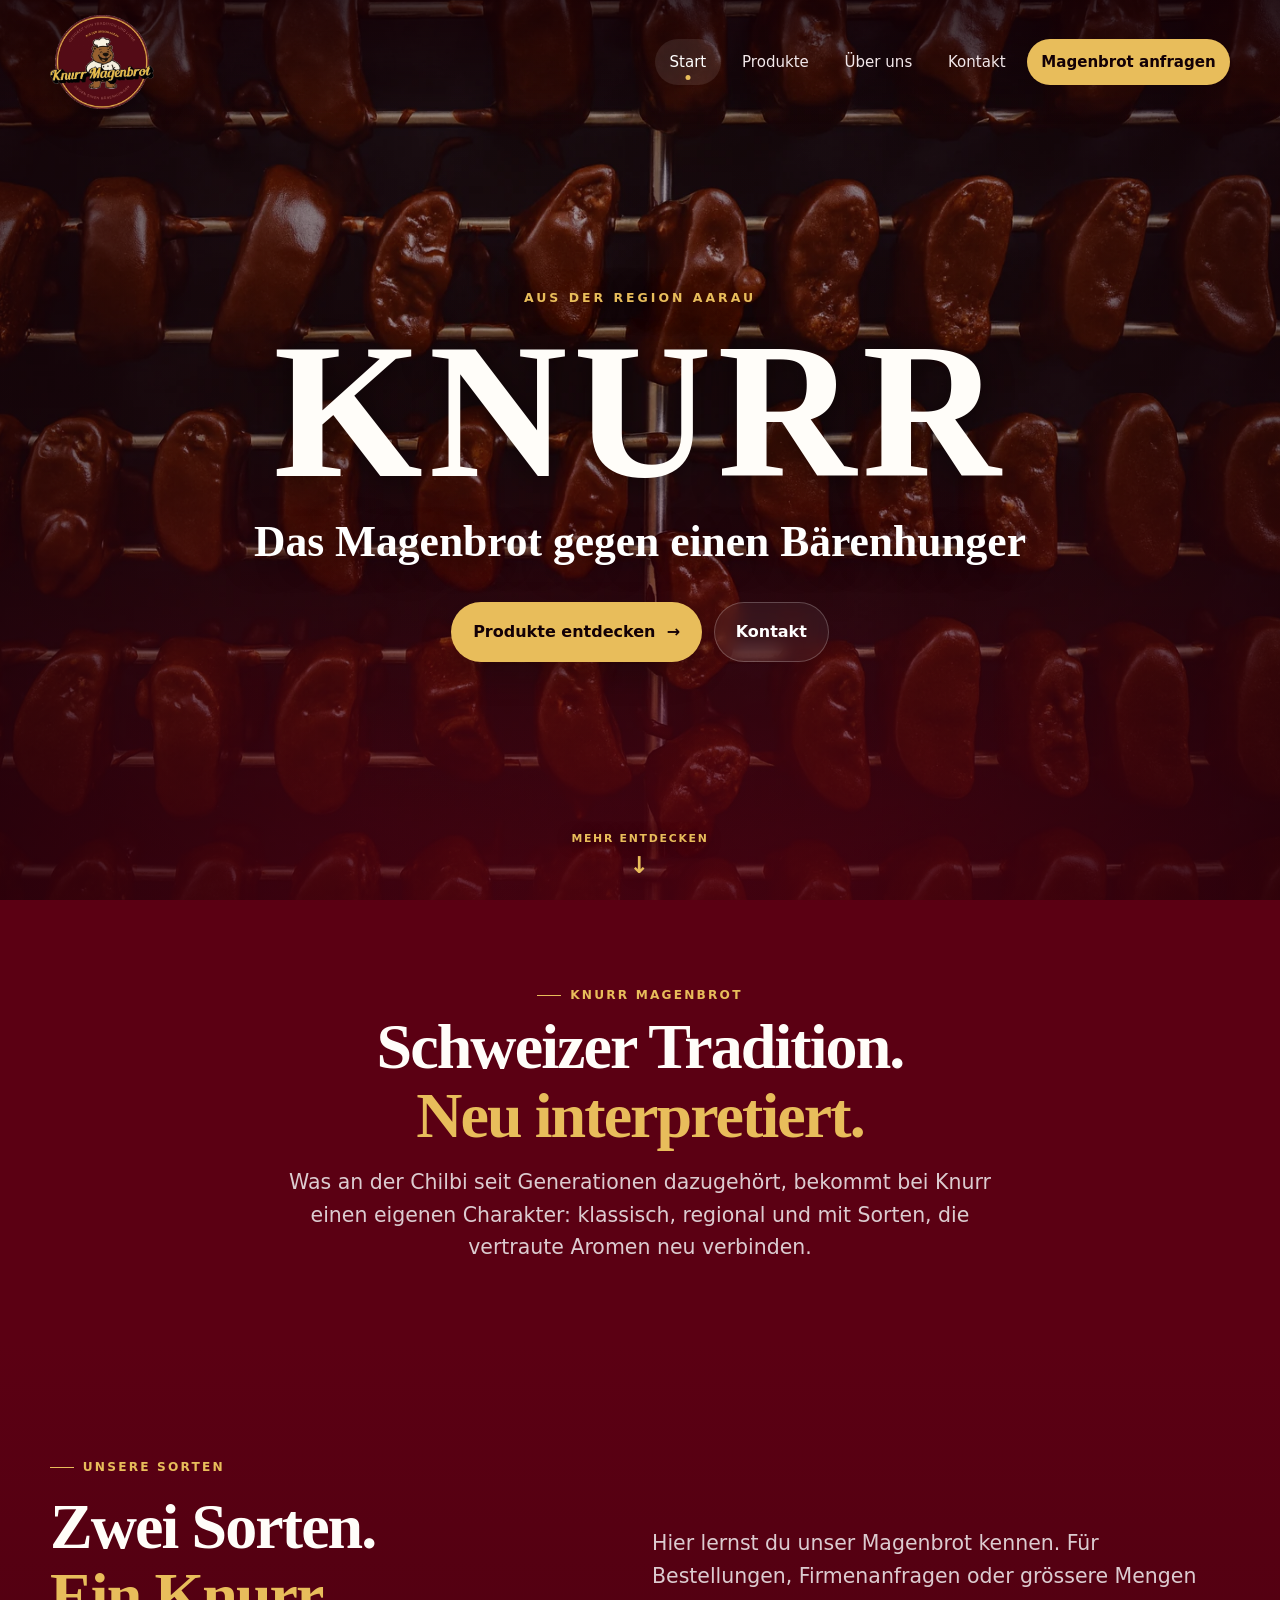
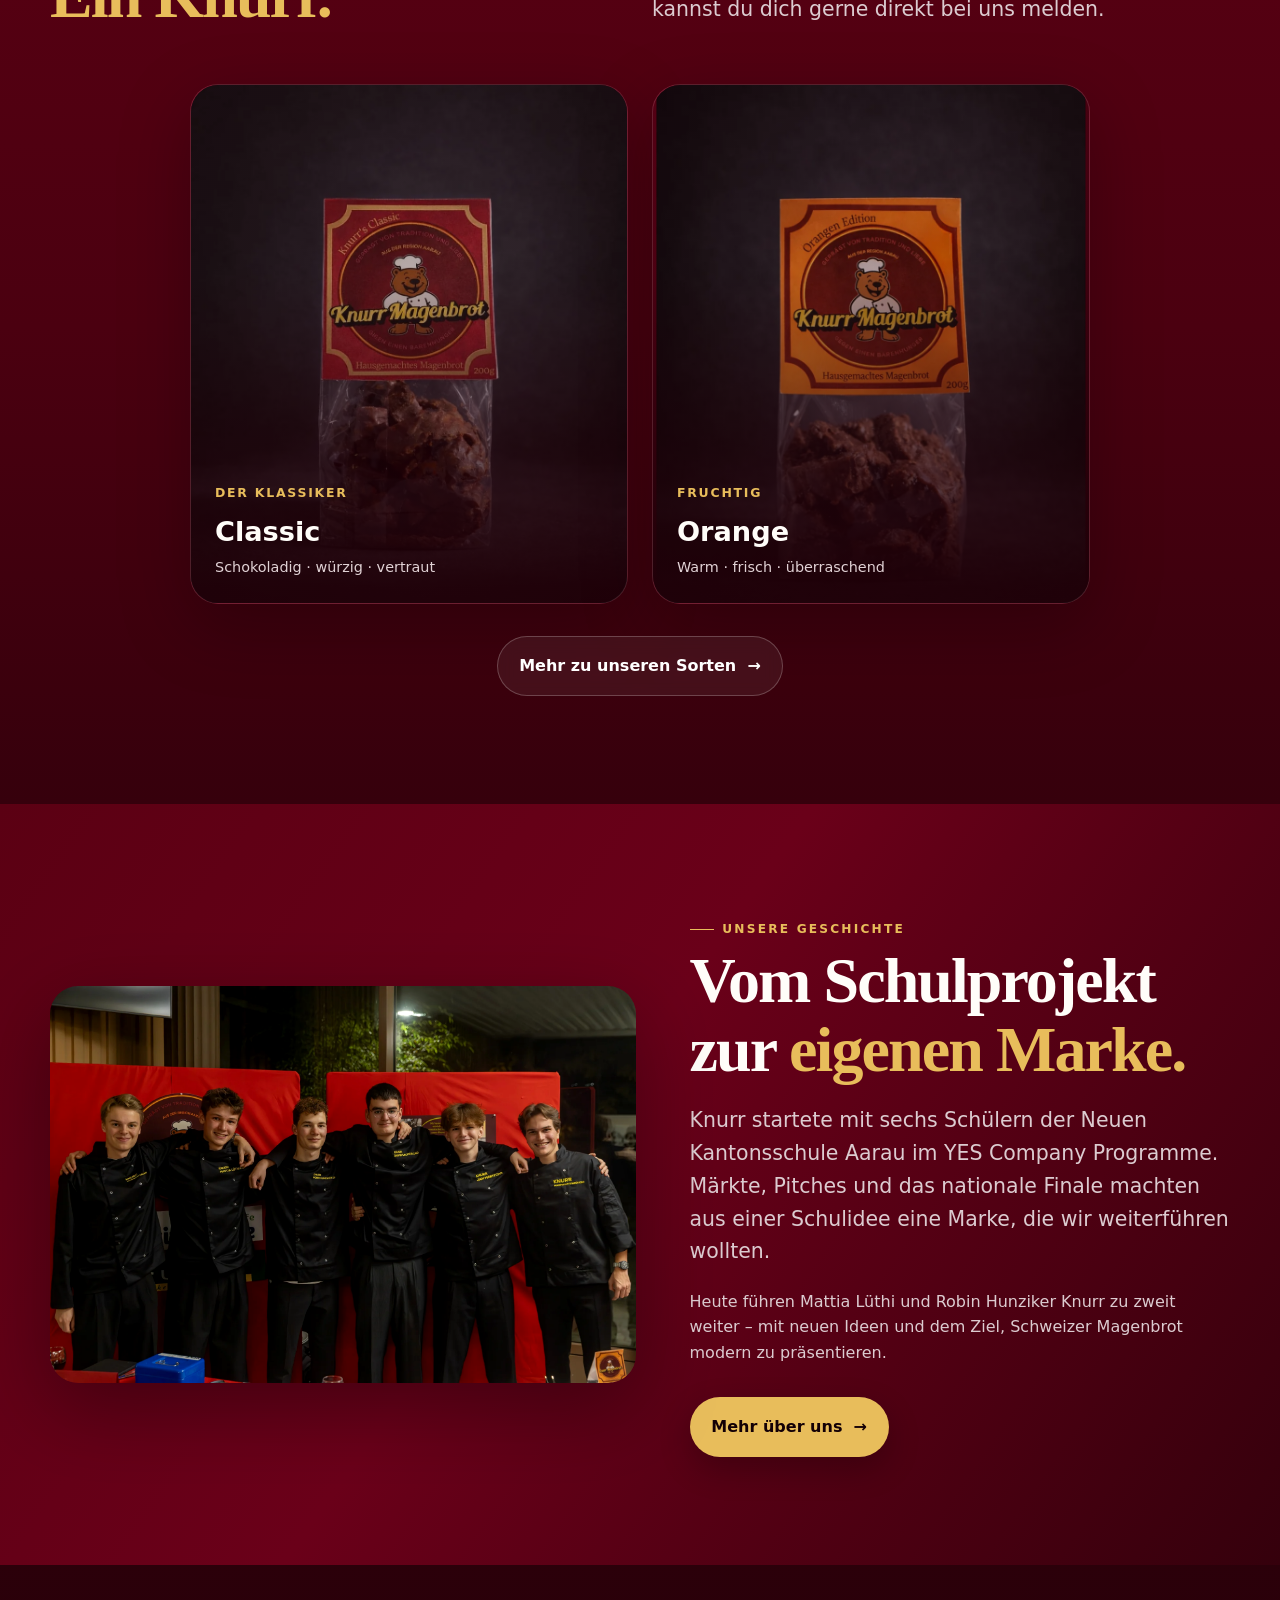
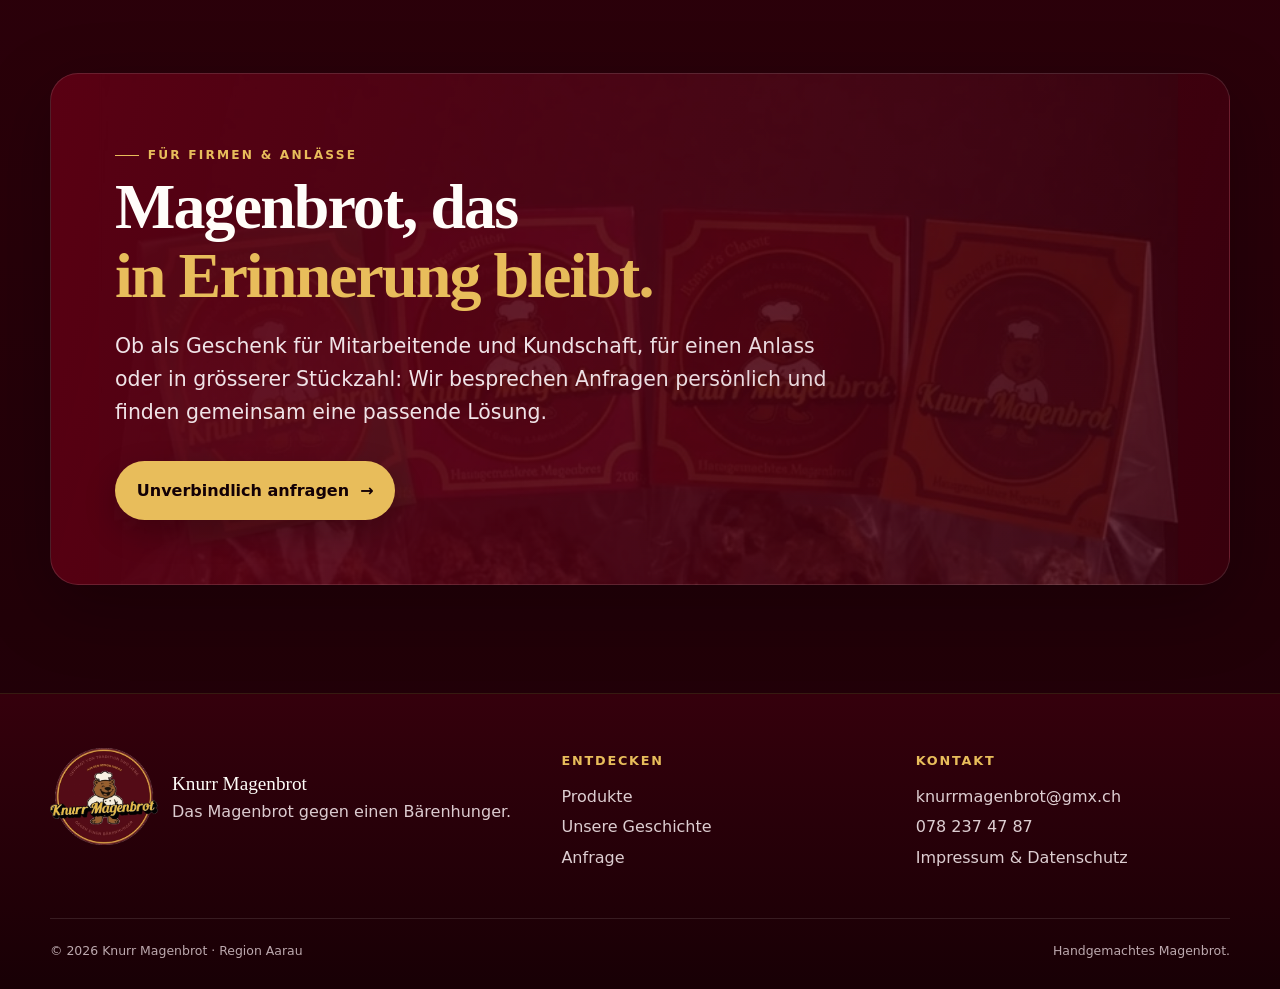
<file: index.html>
<!doctype html>
<html lang="de">
<head>
  <meta charset="utf-8">
  <meta name="viewport" content="width=device-width,initial-scale=1">
  <meta name="theme-color" content="#5b0013">
  <meta name="description" content="Knurr Magenbrot aus der Region Aarau – das Magenbrot gegen einen Bärenhunger. Entdecke Classic und Orange.">

  <title>Knurr Magenbrot | Gegen einen Bärenhunger</title>

  <link rel="icon" href="assets/img/bear.webp">
  <link rel="stylesheet" href="assets/css/styles.css">
</head>

<body data-page="home">

<a class="skip-link" href="#main">Zum Inhalt</a>

<header class="site-header">
  <div class="container nav">

    <a class="brand" href="index.html" aria-label="Knurr Magenbrot – Startseite">
      <img class="brand-logo" src="assets/img/logo-transparent.webp" alt="Knurr Magenbrot">
    </a>

    <button class="menu-btn" aria-label="Navigation öffnen" aria-expanded="false">
      <span></span>
    </button>

    <nav class="nav-links" aria-label="Hauptnavigation">
      <a href="index.html" data-nav="home">Start</a>
      <a href="produkte.html" data-nav="products">Produkte</a>
      <a href="ueber-uns.html" data-nav="about">Über uns</a>
      <a href="kontakt.html" data-nav="contact">Kontakt</a>
      <a class="nav-cta" href="kontakt.html#anfrage">Magenbrot anfragen</a>
    </nav>

  </div>
</header>


<main id="main">

  <!-- TITELBILD -->
  <section class="hero hero-simple">

    <div class="hero-backdrop" aria-hidden="true"></div>

    <div class="container hero-center reveal">

      <p class="hero-region">
        Aus der Region Aarau
      </p>

      <h1 class="hero-brand">
        KNURR
      </h1>

      <p class="hero-tagline">
        Das Magenbrot gegen einen Bärenhunger
      </p>

      <div class="actions hero-actions">

        <a class="btn btn-primary" href="produkte.html">
          Produkte entdecken
          <span class="arrow">→</span>
        </a>

        <a class="btn btn-ghost" href="kontakt.html#anfrage">
          Kontakt
        </a>

      </div>

    </div>

    <a class="scroll-cue" href="#entdecken" aria-label="Mehr Inhalte entdecken">
      <span>Mehr entdecken</span>
      <span class="scroll-arrow" aria-hidden="true">↓</span>
    </a>

  </section>


  <!-- INTRO -->
  <section id="entdecken" class="section-sm intro-strip">

    <div class="container intro-centered reveal">

      <span class="eyebrow">
        Knurr Magenbrot
      </span>

      <h2 class="h2">
        Schweizer Tradition.<br>
        <span class="gold">Neu interpretiert.</span>
      </h2>

      <p class="lead">
        Was an der Chilbi seit Generationen dazugehört, bekommt bei Knurr
        einen eigenen Charakter: klassisch, regional und mit Sorten,
        die vertraute Aromen neu verbinden.
      </p>

    </div>

  </section>


  <!-- PRODUKTE -->
  <section class="section product-section">

    <div class="container">

      <span class="eyebrow reveal">
        Unsere Sorten
      </span>

      <div class="grid-2 section-heading" style="align-items:end">

        <h2 class="h2 reveal">
          Zwei Sorten.<br>
          <span class="gold">Ein Knurr.</span>
        </h2>

        <p class="lead reveal">
          Hier lernst du unser Magenbrot kennen. Für Bestellungen,
          Firmenanfragen oder grössere Mengen kannst du dich gerne
          direkt bei uns melden.
        </p>

      </div>


      <div class="product-preview">

        <a class="panel product-mini reveal" data-tilt href="produkte.html#classic">

          <img
            src="assets/img/classic_photo.webp"
            alt="Knurr's Classic Magenbrot"
          >

          <span class="flavour">
            Der Klassiker
          </span>

          <h3>
            Classic
          </h3>

          <p>
            Schokoladig · würzig · vertraut
          </p>

        </a>


        <a class="panel product-mini reveal" data-tilt href="produkte.html#orange">

          <img
            class="orange-crop"
            src="assets/img/orange_photo.webp"
            alt="Knurr Orangen Edition"
          >

          <span class="flavour">
            Fruchtig
          </span>

          <h3>
            Orange
          </h3>

          <p>
            Warm · frisch · überraschend
          </p>

        </a>


      </div>


      <div class="actions reveal" style="justify-content:center">

        <a class="btn btn-secondary" href="produkte.html">
          Mehr zu unseren Sorten
          <span class="arrow">→</span>
        </a>

      </div>

    </div>

  </section>


  <!-- GESCHICHTE -->
  <section class="section section-red-dark">

    <div class="container story-split">

      <div class="story-image reveal">

        <img
          src="assets/img/team.webp"
          alt="Das ursprüngliche sechsköpfige Knurr Team"
        >

      </div>


      <div class="reveal">

        <span class="eyebrow">
          Unsere Geschichte
        </span>

        <h2 class="h2">
          Vom Schulprojekt<br>
          zur <span class="gold">eigenen Marke.</span>
        </h2>

        <p class="lead">
          Knurr startete mit sechs Schülern der Neuen Kantonsschule Aarau
          im YES Company Programme. Märkte, Pitches und das nationale
          Finale machten aus einer Schulidee eine Marke, die wir
          weiterführen wollten.
        </p>

        <p class="muted">
          Heute führen Mattia Lüthi und Robin Hunziker Knurr zu zweit
          weiter – mit neuen Ideen und dem Ziel, Schweizer Magenbrot
          modern zu präsentieren.
        </p>

        <div class="actions">

          <a class="btn btn-primary" href="ueber-uns.html">
            Mehr über uns
            <span class="arrow">→</span>
          </a>

        </div>

      </div>

    </div>

  </section>


  <!-- FIRMEN -->
  <section class="section">

    <div class="container panel b2b b2b-clean reveal">

      <div>

        <span class="eyebrow">
          Für Firmen & Anlässe
        </span>

        <h2 class="h2">
          Magenbrot, das<br>
          <span class="gold">in Erinnerung bleibt.</span>
        </h2>

        <p class="lead">
          Ob als Geschenk für Mitarbeitende und Kundschaft,
          für einen Anlass oder in grösserer Stückzahl:
          Wir besprechen Anfragen persönlich und finden gemeinsam
          eine passende Lösung.
        </p>

        <div class="actions">

          <a class="btn btn-primary" href="kontakt.html#anfrage">
            Unverbindlich anfragen
            <span class="arrow">→</span>
          </a>

        </div>

      </div>

    </div>

  </section>

</main>


<footer class="footer">

  <div class="container">

    <div class="footer-grid">

      <div>

        <div class="footer-logo">

          <img
            src="assets/img/logo-transparent.webp"
            alt="Knurr Magenbrot"
          >

          <div>

            <div class="footer-tag">
              Knurr Magenbrot
            </div>

            <div class="muted">
              Das Magenbrot gegen einen Bärenhunger.
            </div>

          </div>

        </div>

      </div>


      <div>

        <h4>
          Entdecken
        </h4>

        <a href="produkte.html">
          Produkte
        </a>

        <a href="ueber-uns.html">
          Unsere Geschichte
        </a>

        <a href="kontakt.html#anfrage">
          Anfrage
        </a>

      </div>


      <div>

        <h4>
          Kontakt
        </h4>

        <a href="mailto:knurrmagenbrot@gmx.ch">
          knurrmagenbrot@gmx.ch
        </a>

        <a href="tel:+41782374787">
          078 237 47 87
        </a>

        <a href="kontakt.html#impressum">
          Impressum & Datenschutz
        </a>

      </div>

    </div>


    <div class="footer-bottom">

      <span>
        © <span data-year></span> Knurr Magenbrot · Region Aarau
      </span>

      <span>
        Handgemachtes Magenbrot.
      </span>

    </div>

  </div>

</footer>


<script src="assets/js/main.js"></script>

</body>
</html>
</file>
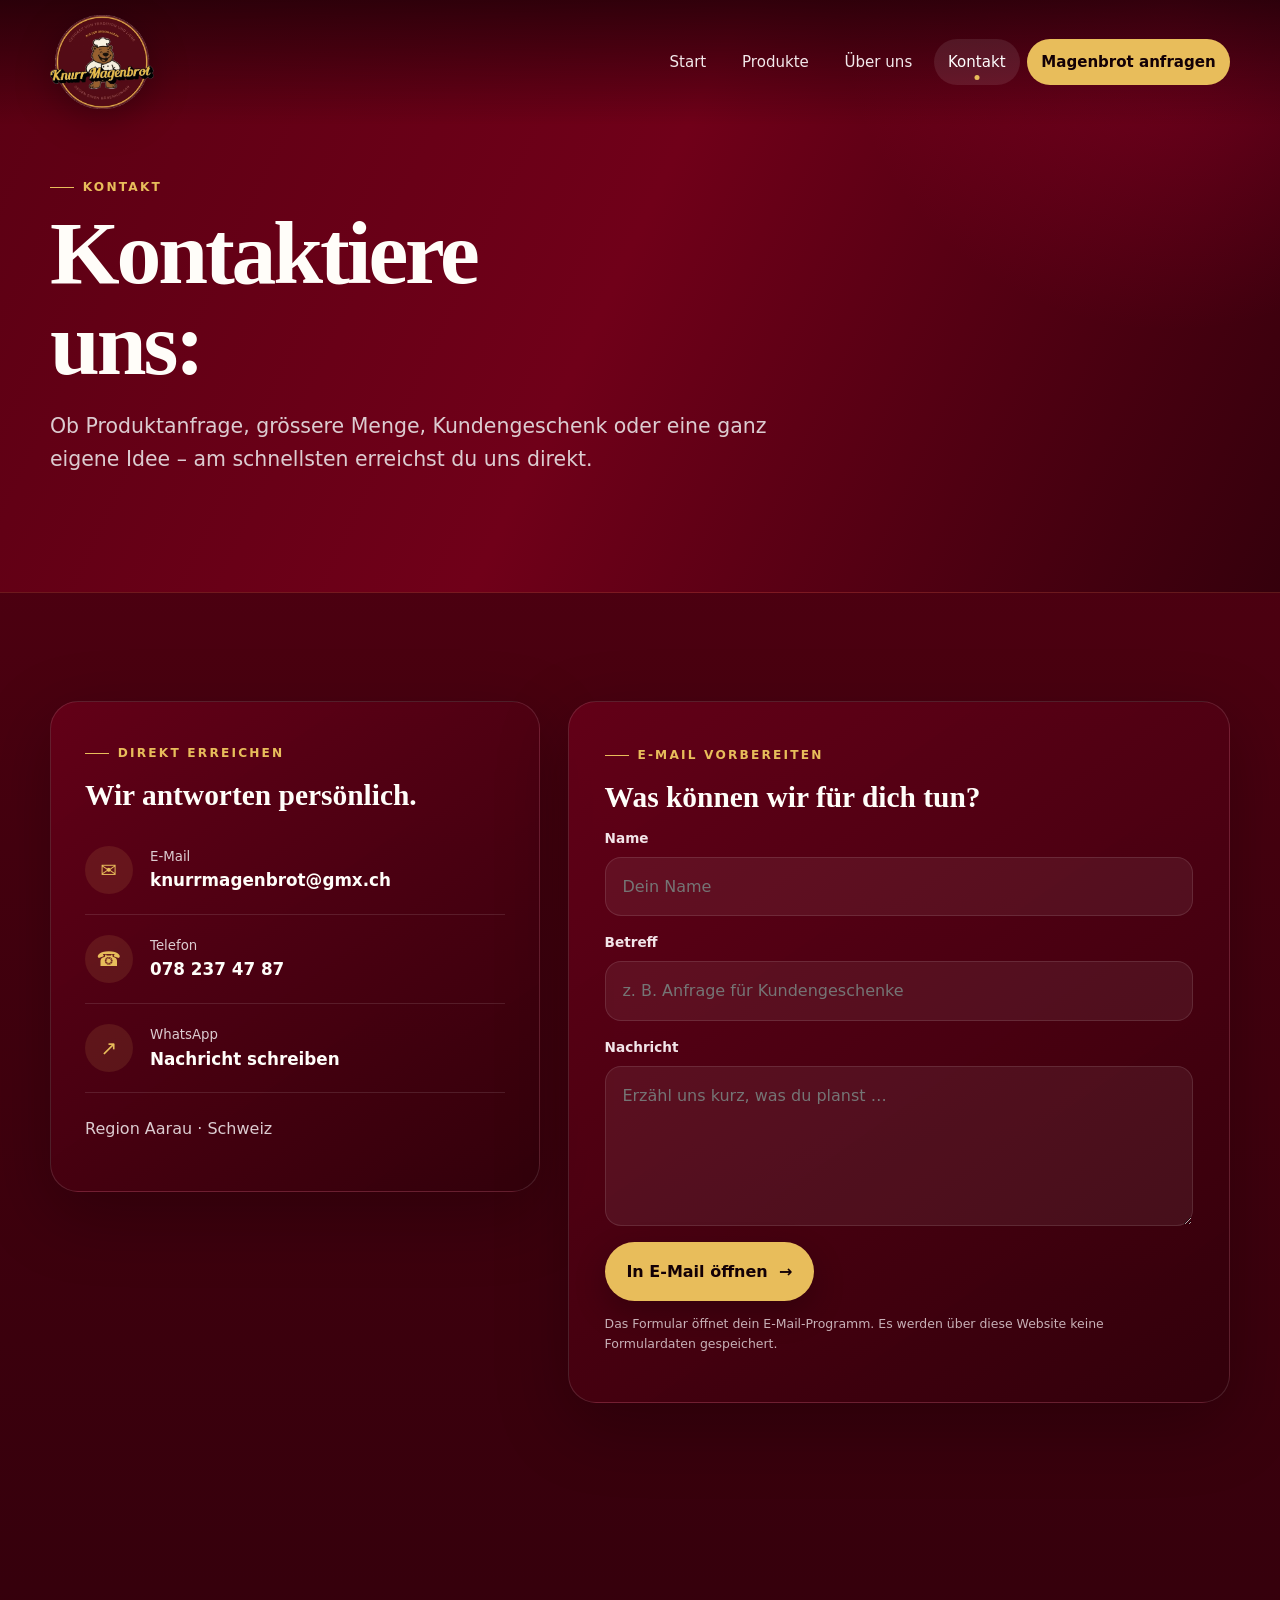
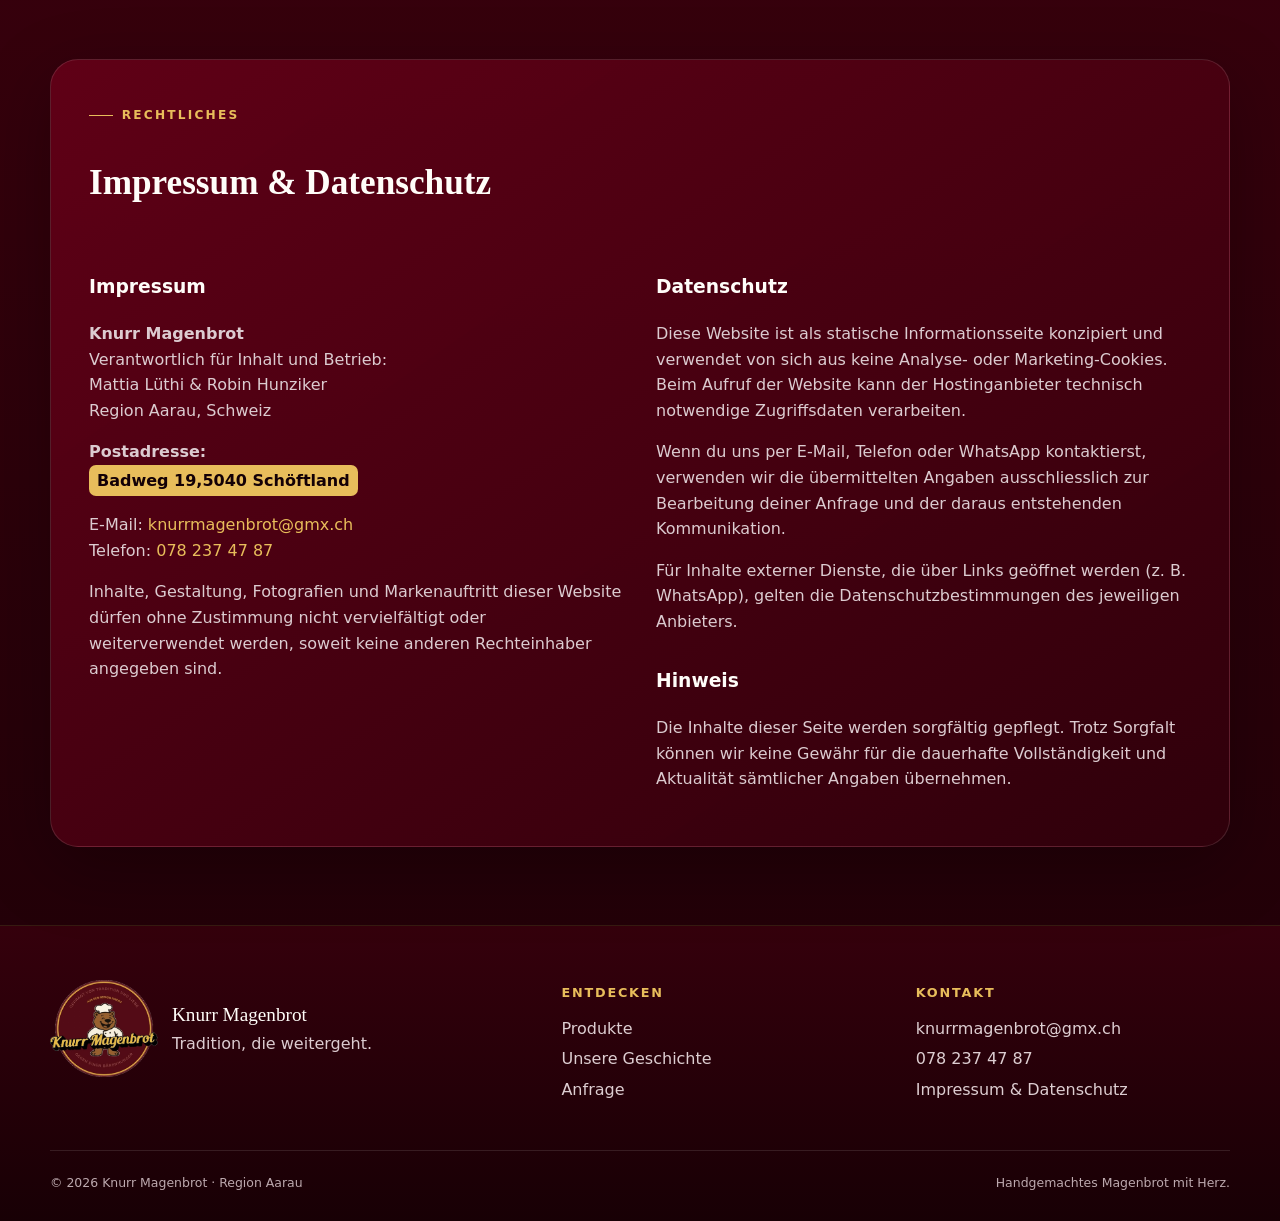
<file: kontakt.html>
<!doctype html>
<html lang="de">
<head>
  <meta charset="utf-8">
  <meta name="viewport" content="width=device-width,initial-scale=1">
  <meta name="theme-color" content="#5b0013">
  <meta name="description" content="Kontaktiere Knurr Magenbrot per E-Mail, Telefon oder WhatsApp.">
  <title>Kontakt | Knurr Magenbrot</title>
  <link rel="icon" href="assets/img/bear.webp">
  <link rel="stylesheet" href="assets/css/styles.css">
</head>
<body data-page="contact">
<a class="skip-link" href="#main">Zum Inhalt</a>
<header class="site-header">
  <div class="container nav">
    <a class="brand" href="index.html" aria-label="Knurr Magenbrot – Startseite">
      <img class="brand-logo" src="assets/img/logo-transparent.webp" alt="Knurr Magenbrot">
    </a>
    <button class="menu-btn" aria-label="Navigation öffnen" aria-expanded="false"><span></span></button>
    <nav class="nav-links" aria-label="Hauptnavigation">
      <a href="index.html" data-nav="home">Start</a>
      <a href="produkte.html" data-nav="products">Produkte</a>
      <a href="ueber-uns.html" data-nav="about">Über uns</a>
      <a href="kontakt.html" data-nav="contact">Kontakt</a>
      <a class="nav-cta" href="kontakt.html#anfrage">Magenbrot anfragen</a>
    </nav>
  </div>
</header>
<main id="main">
<section class="subhero"><div class="container subhero-grid"><div class="reveal"><span class="eyebrow">Kontakt</span><h1 class="h1">Kontaktiere<br>uns: <span class=</span></h1><p class="lead">Ob Produktanfrage, grössere Menge, Kundengeschenk oder eine ganz eigene Idee – am schnellsten erreichst du uns direkt.</p></div></div></section>

<section class="section" id="anfrage"><div class="container contact-grid">
  <div class="panel contact-card reveal"><span class="eyebrow">Direkt erreichen</span><h2 class="h3" style="margin-top:1rem">Wir antworten persönlich.</h2>
    <a class="contact-method" href="mailto:knurrmagenbrot@gmx.ch"><span class="contact-icon">✉</span><span><small>E-Mail</small><strong>knurrmagenbrot@gmx.ch</strong></span></a>
    <a class="contact-method" href="tel:+41782374787"><span class="contact-icon">☎</span><span><small>Telefon</small><strong>078 237 47 87</strong></span></a>
    <a class="contact-method" href="https://wa.me/41782374787?text=Hallo%20Knurr%2C%20ich%20habe%20eine%20Anfrage%20zu%20eurem%20Magenbrot." target="_blank" rel="noopener"><span class="contact-icon">↗</span><span><small>WhatsApp</small><strong>Nachricht schreiben</strong></span></a>
    <p class="muted" style="margin-top:1.4rem">Region Aarau · Schweiz</p>
  </div>
  <form class="panel form reveal" id="contact-form"><span class="eyebrow">E-Mail vorbereiten</span><h2 class="h3" style="margin-top:1rem">Was können wir für dich tun?</h2>
    <div class="field"><label for="name">Name</label><input id="name" name="name" autocomplete="name" required placeholder="Dein Name"></div>
    <div class="field"><label for="subject">Betreff</label><input id="subject" name="subject" required placeholder="z. B. Anfrage für Kundengeschenke"></div>
    <div class="field"><label for="message">Nachricht</label><textarea id="message" name="message" required placeholder="Erzähl uns kurz, was du planst …"></textarea></div>
    <button class="btn btn-primary" type="submit">In E-Mail öffnen <span class="arrow">→</span></button>
    <p class="form-note">Das Formular öffnet dein E-Mail-Programm. Es werden über diese Website keine Formulardaten gespeichert.</p>
  </form>
</div></section>

<section class="section-sm"><div class="container panel legal reveal" id="impressum">
  <span class="eyebrow">Rechtliches</span><h2>Impressum & Datenschutz</h2>
  <div class="legal-grid">
    <div><h3>Impressum</h3><p><strong>Knurr Magenbrot</strong><br>Verantwortlich für Inhalt und Betrieb:<br>Mattia Lüthi & Robin Hunziker<br>Region Aarau, Schweiz</p><p><strong>Postadresse:</strong><br><span class="legal-todo">Badweg 19,5040 Schöftland</span></p><p>E-Mail: <a class="gold" href="mailto:knurrmagenbrot@gmx.ch">knurrmagenbrot@gmx.ch</a><br>Telefon: <a class="gold" href="tel:+41782374787">078 237 47 87</a></p><p>Inhalte, Gestaltung, Fotografien und Markenauftritt dieser Website dürfen ohne Zustimmung nicht vervielfältigt oder weiterverwendet werden, soweit keine anderen Rechteinhaber angegeben sind.</p></div>
    <div><h3>Datenschutz</h3><p>Diese Website ist als statische Informationsseite konzipiert und verwendet von sich aus keine Analyse- oder Marketing-Cookies. Beim Aufruf der Website kann der Hostinganbieter technisch notwendige Zugriffsdaten verarbeiten.</p><p>Wenn du uns per E-Mail, Telefon oder WhatsApp kontaktierst, verwenden wir die übermittelten Angaben ausschliesslich zur Bearbeitung deiner Anfrage und der daraus entstehenden Kommunikation.</p><p>Für Inhalte externer Dienste, die über Links geöffnet werden (z. B. WhatsApp), gelten die Datenschutzbestimmungen des jeweiligen Anbieters.</p><h3>Hinweis</h3><p>Die Inhalte dieser Seite werden sorgfältig gepflegt. Trotz Sorgfalt können wir keine Gewähr für die dauerhafte Vollständigkeit und Aktualität sämtlicher Angaben übernehmen.</p></div>
  </div>
</div></section>
</main>
<footer class="footer">
  <div class="container">
    <div class="footer-grid">
      <div>
        <div class="footer-logo"><img src="assets/img/logo-transparent.webp" alt="Knurr Magenbrot"><div><div class="footer-tag">Knurr Magenbrot</div><div class="muted">Tradition, die weitergeht.</div></div></div>
      </div>
      <div><h4>Entdecken</h4><a href="produkte.html">Produkte</a><a href="ueber-uns.html">Unsere Geschichte</a><a href="kontakt.html#anfrage">Anfrage</a></div>
      <div><h4>Kontakt</h4><a href="mailto:knurrmagenbrot@gmx.ch">knurrmagenbrot@gmx.ch</a><a href="tel:+41782374787">078 237 47 87</a><a href="kontakt.html#impressum">Impressum & Datenschutz</a></div>
    </div>
    <div class="footer-bottom"><span>© <span data-year></span> Knurr Magenbrot · Region Aarau</span><span>Handgemachtes Magenbrot mit Herz.</span></div>
  </div>
</footer>
<script src="assets/js/main.js"></script>
</body>
</html>
</file>
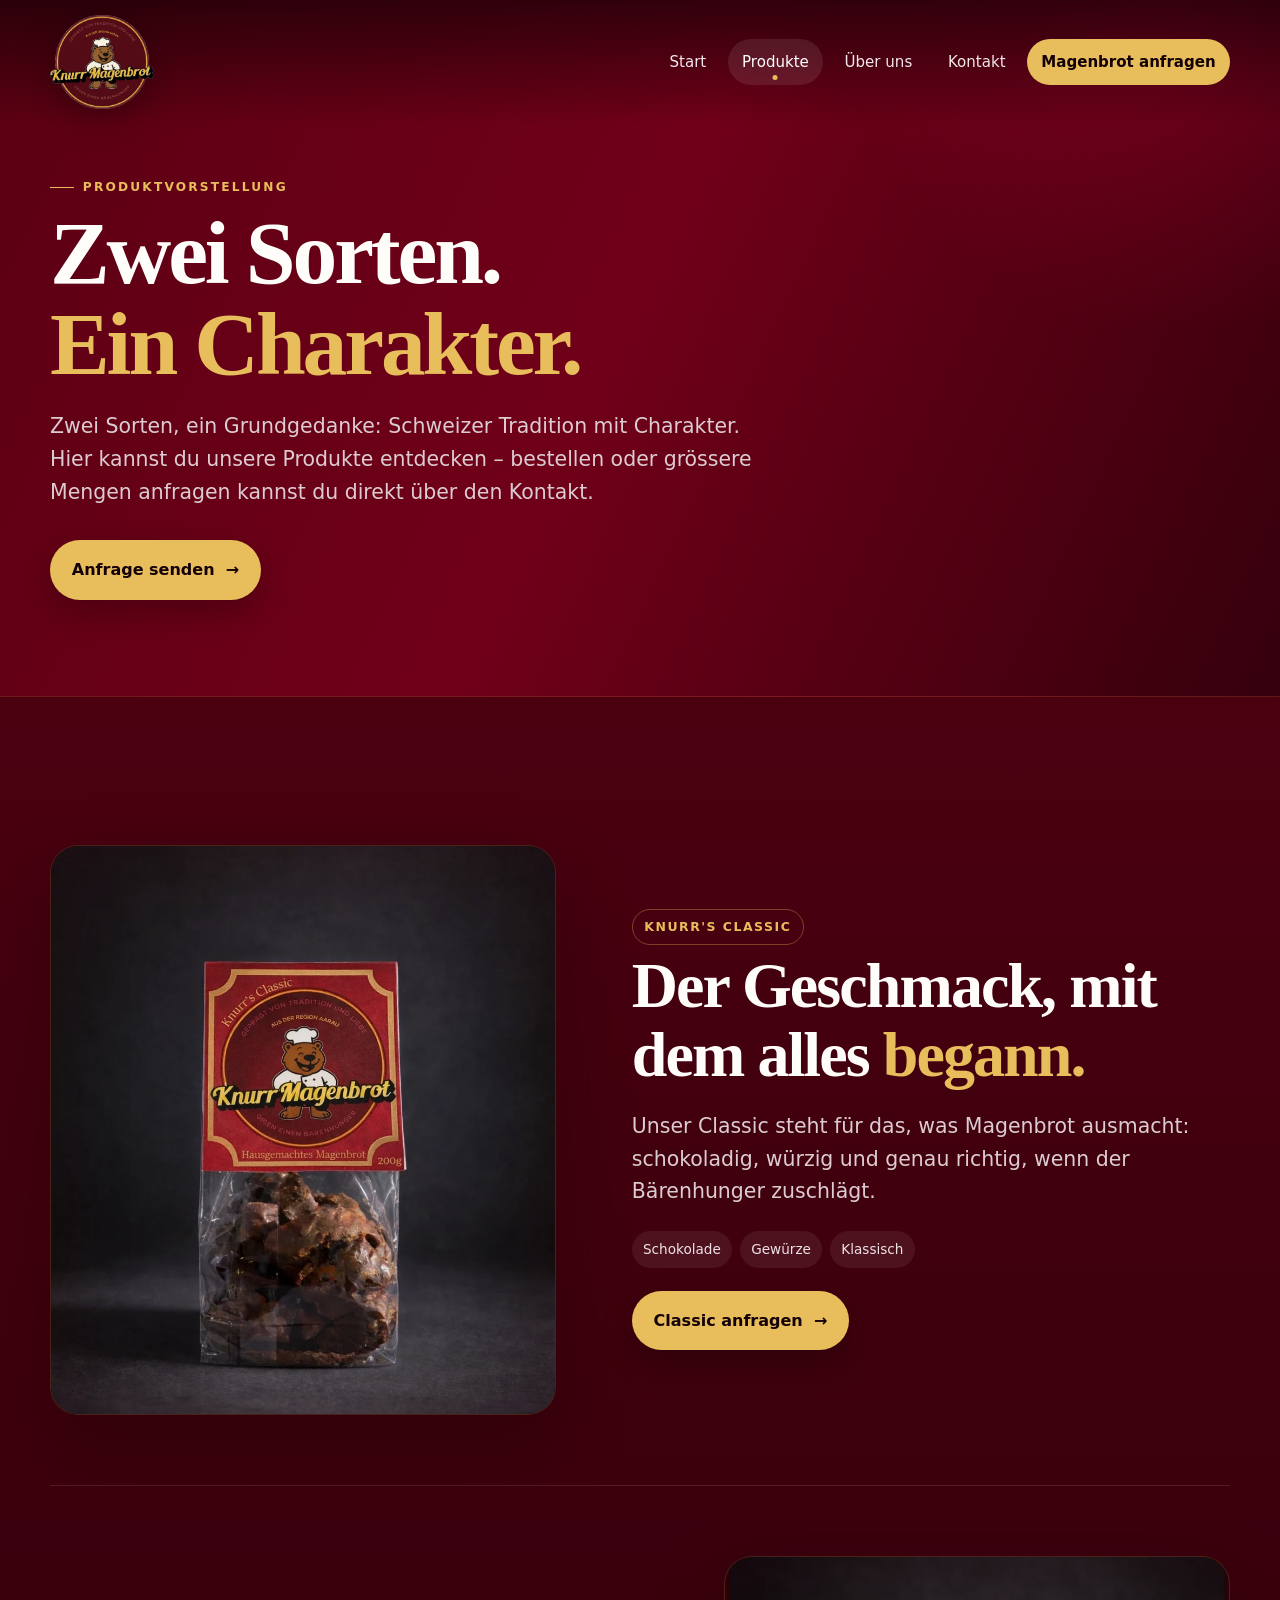
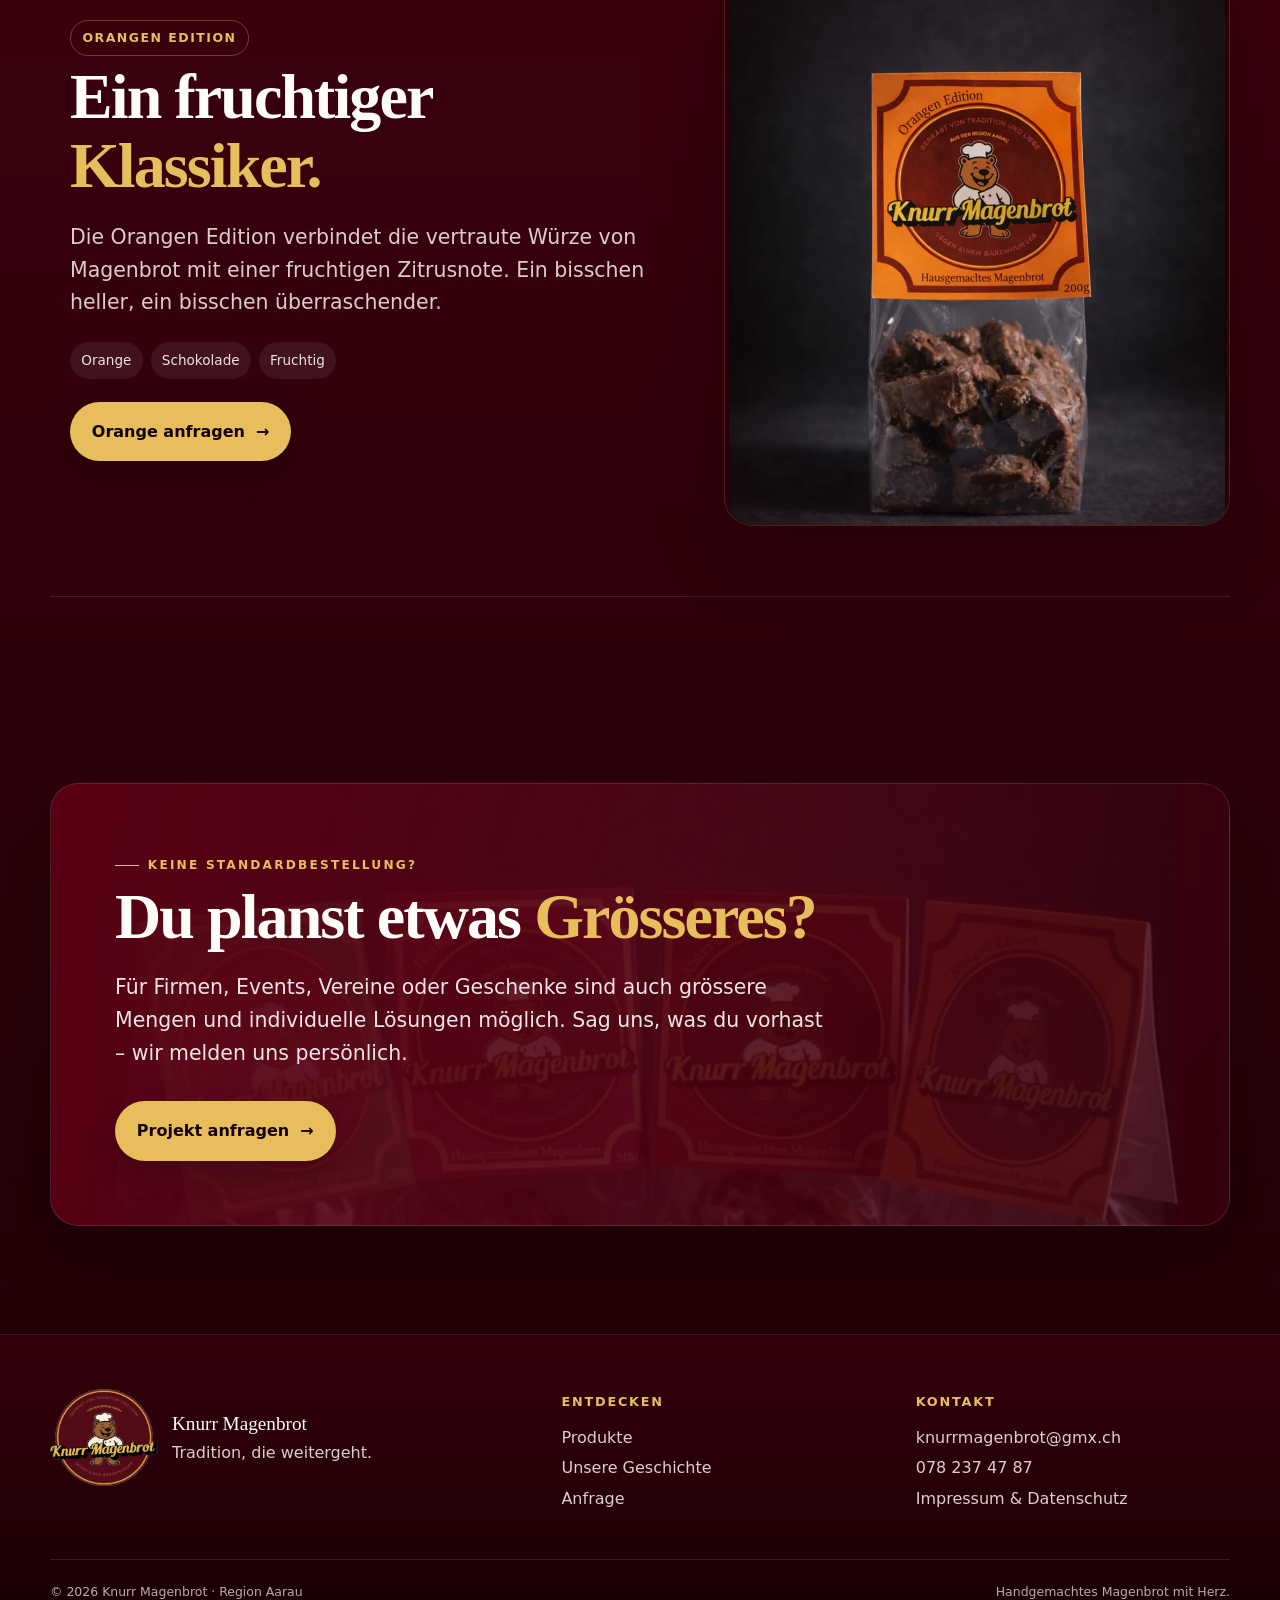
<file: produkte.html>
<!doctype html>
<html lang="de">
<head>
  <meta charset="utf-8">
  <meta name="viewport" content="width=device-width,initial-scale=1">
  <meta name="theme-color" content="#5b0013">
  <meta name="description" content="Entdecke die Knurr Magenbrot Sorten Classic und Orange.">
  <title>Produkte | Knurr Magenbrot</title>
  <link rel="icon" href="assets/img/bear.webp">
  <link rel="stylesheet" href="assets/css/styles.css">
</head>
<body data-page="products">
<a class="skip-link" href="#main">Zum Inhalt</a>
<header class="site-header">
  <div class="container nav">
    <a class="brand" href="index.html" aria-label="Knurr Magenbrot – Startseite">
      <img class="brand-logo" src="assets/img/logo-transparent.webp" alt="Knurr Magenbrot">
    </a>
    <button class="menu-btn" aria-label="Navigation öffnen" aria-expanded="false"><span></span></button>
    <nav class="nav-links" aria-label="Hauptnavigation">
      <a href="index.html" data-nav="home">Start</a>
      <a href="produkte.html" data-nav="products">Produkte</a>
      <a href="ueber-uns.html" data-nav="about">Über uns</a>
      <a href="kontakt.html" data-nav="contact">Kontakt</a>
      <a class="nav-cta" href="kontakt.html#anfrage">Magenbrot anfragen</a>
    </nav>
  </div>
</header>
<main id="main">
<section class="subhero"><div class="container subhero-grid"><div class="reveal"><span class="eyebrow">Produktvorstellung</span><h1 class="h1">Zwei Sorten.<br><span class="gold">Ein Charakter.</span></h1><p class="lead">Zwei Sorten, ein Grundgedanke: Schweizer Tradition mit Charakter. Hier kannst du unsere Produkte entdecken – bestellen oder grössere Mengen anfragen kannst du direkt über den Kontakt.</p><div class="actions"><a class="btn btn-primary" href="kontakt.html#anfrage">Anfrage senden <span class="arrow">→</span></a></div></div></div></section>

<section class="section-sm"><div class="container">
  <article class="product-row" id="classic"><div class="product-shot photo reveal" data-tilt><img src="assets/img/classic_photo.webp" alt="Knurr's Classic Magenbrot vor dunklem Hintergrund"></div><div class="product-copy reveal"><span class="pill">Knurr's Classic</span><h2 class="h2">Der Geschmack, mit dem alles <span class="gold">begann.</span></h2><p class="lead">Unser Classic steht für das, was Magenbrot ausmacht: schokoladig, würzig und genau richtig, wenn der Bärenhunger zuschlägt.</p><div class="taste"><span>Schokolade</span><span>Gewürze</span><span>Klassisch</span></div><a class="btn btn-primary" href="mailto:knurrmagenbrot@gmx.ch?subject=Anfrage%20Classic%20Magenbrot">Classic anfragen <span class="arrow">→</span></a></div></article>
  <article class="product-row" id="orange"><div class="product-shot photo reveal" data-tilt><img class="orange-crop" src="assets/img/orange_photo.webp" alt="Knurr Orangen Edition vor dunklem Hintergrund"></div><div class="product-copy reveal"><span class="pill">Orangen Edition</span><h2 class="h2">Ein fruchtiger <span class="gold">Klassiker.</span></h2><p class="lead">Die Orangen Edition verbindet die vertraute Würze von Magenbrot mit einer fruchtigen Zitrusnote. Ein bisschen heller, ein bisschen überraschender.</p><div class="taste"><span>Orange</span><span>Schokolade</span><span>Fruchtig</span></div><a class="btn btn-primary" href="mailto:knurrmagenbrot@gmx.ch?subject=Anfrage%20Orangen%20Edition">Orange anfragen <span class="arrow">→</span></a></div></article>
</div></section>

<section class="section"><div class="container panel b2b reveal"><div><span class="eyebrow">Keine Standardbestellung?</span><h2 class="h2">Du planst etwas <span class="gold">Grösseres?</span></h2><p class="lead">Für Firmen, Events, Vereine oder Geschenke sind auch grössere Mengen und individuelle Lösungen möglich. Sag uns, was du vorhast – wir melden uns persönlich.</p><div class="actions"><a class="btn btn-primary" href="kontakt.html#anfrage">Projekt anfragen <span class="arrow">→</span></a></div></div></div></section>
</main>
<footer class="footer">
  <div class="container">
    <div class="footer-grid">
      <div>
        <div class="footer-logo"><img src="assets/img/logo-transparent.webp" alt="Knurr Magenbrot"><div><div class="footer-tag">Knurr Magenbrot</div><div class="muted">Tradition, die weitergeht.</div></div></div>
      </div>
      <div><h4>Entdecken</h4><a href="produkte.html">Produkte</a><a href="ueber-uns.html">Unsere Geschichte</a><a href="kontakt.html#anfrage">Anfrage</a></div>
      <div><h4>Kontakt</h4><a href="mailto:knurrmagenbrot@gmx.ch">knurrmagenbrot@gmx.ch</a><a href="tel:+41782374787">078 237 47 87</a><a href="kontakt.html#impressum">Impressum & Datenschutz</a></div>
    </div>
    <div class="footer-bottom"><span>© <span data-year></span> Knurr Magenbrot · Region Aarau</span><span>Handgemachtes Magenbrot mit Herz.</span></div>
  </div>
</footer>
<script src="assets/js/main.js"></script>
</body>
</html>
</file>
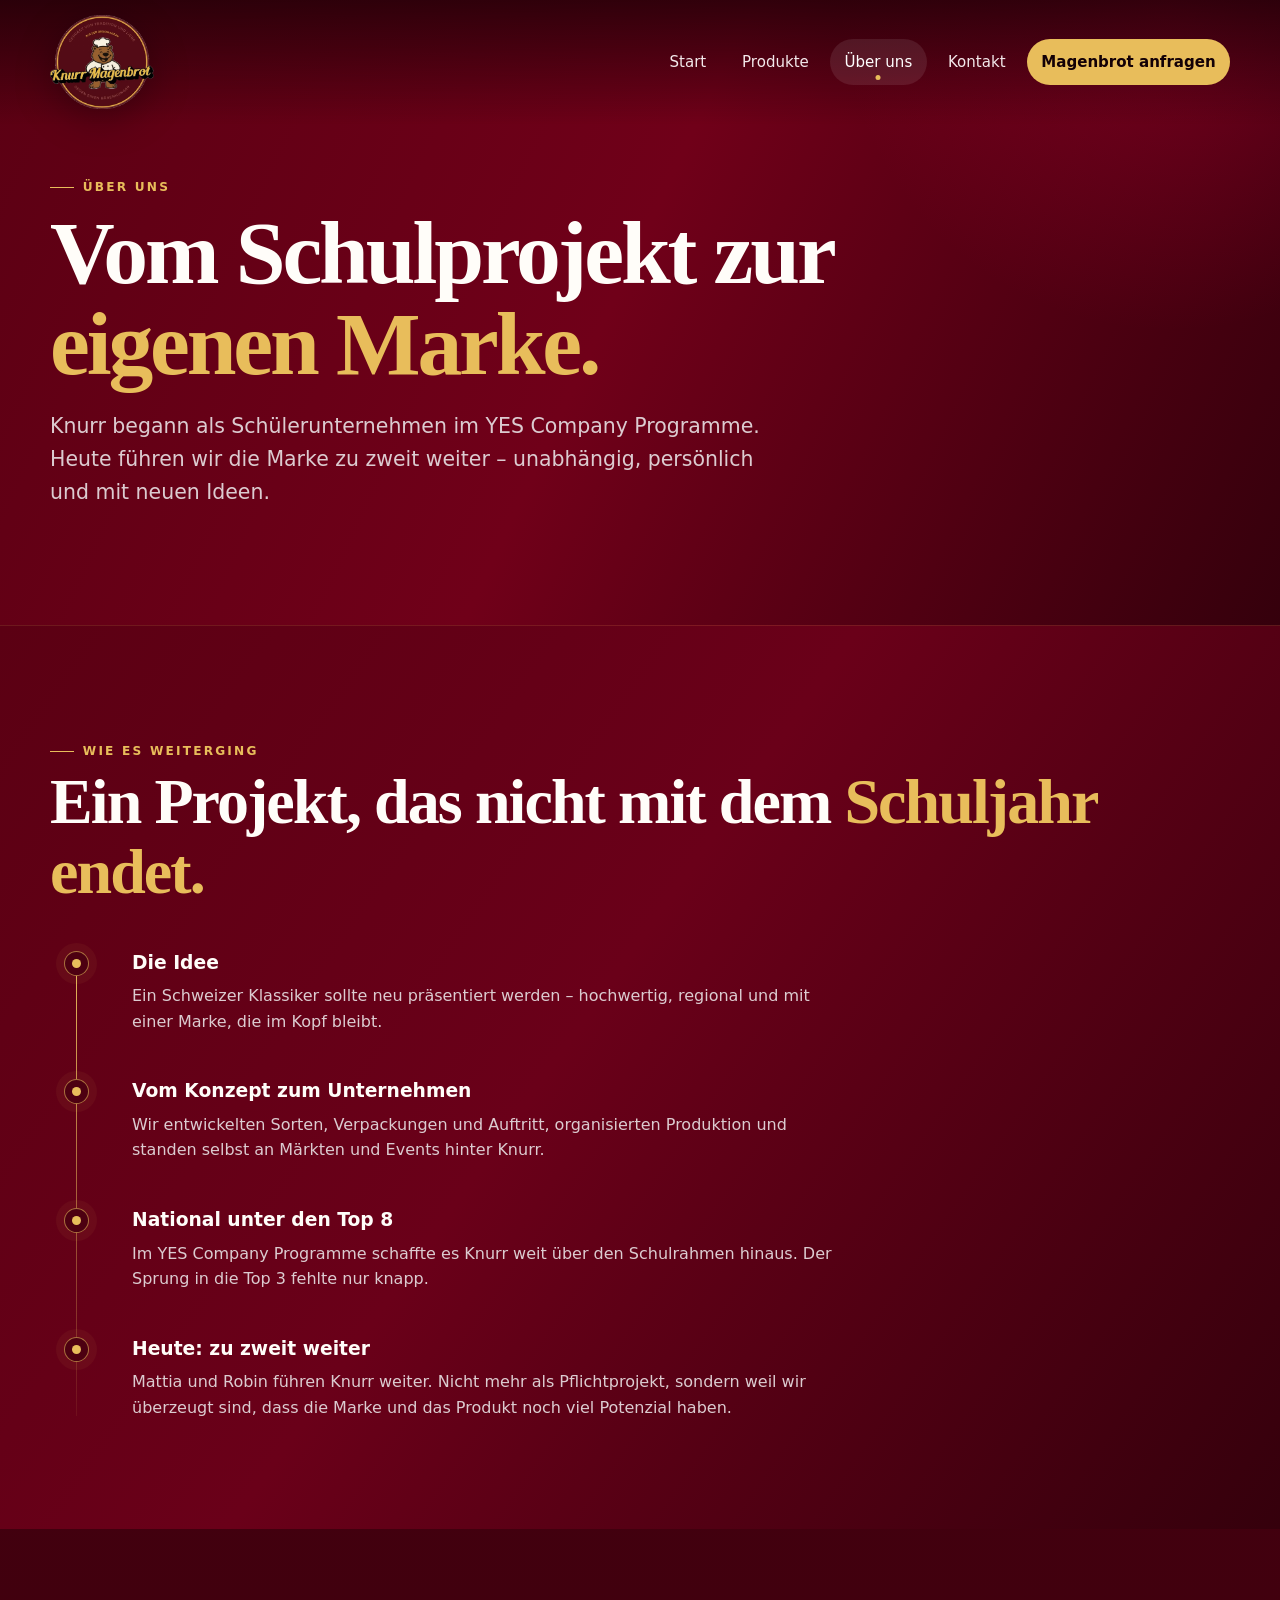
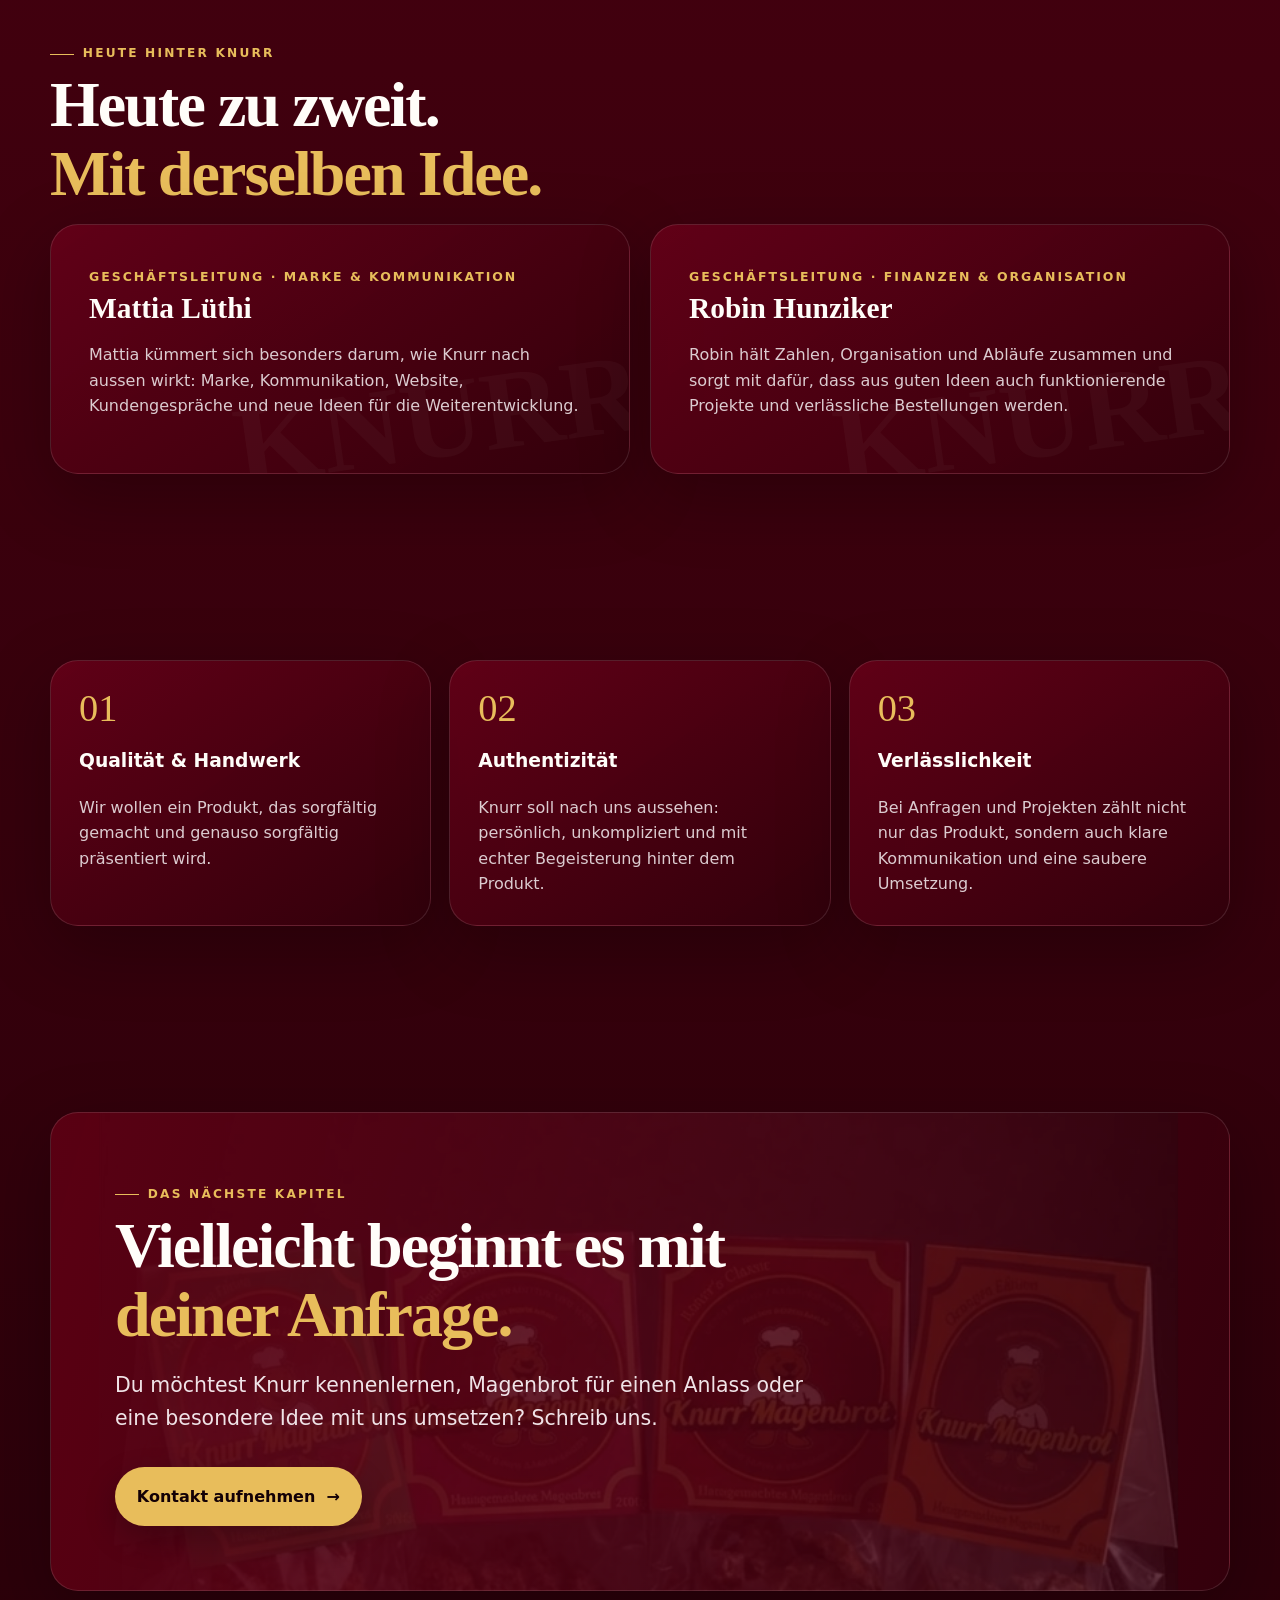
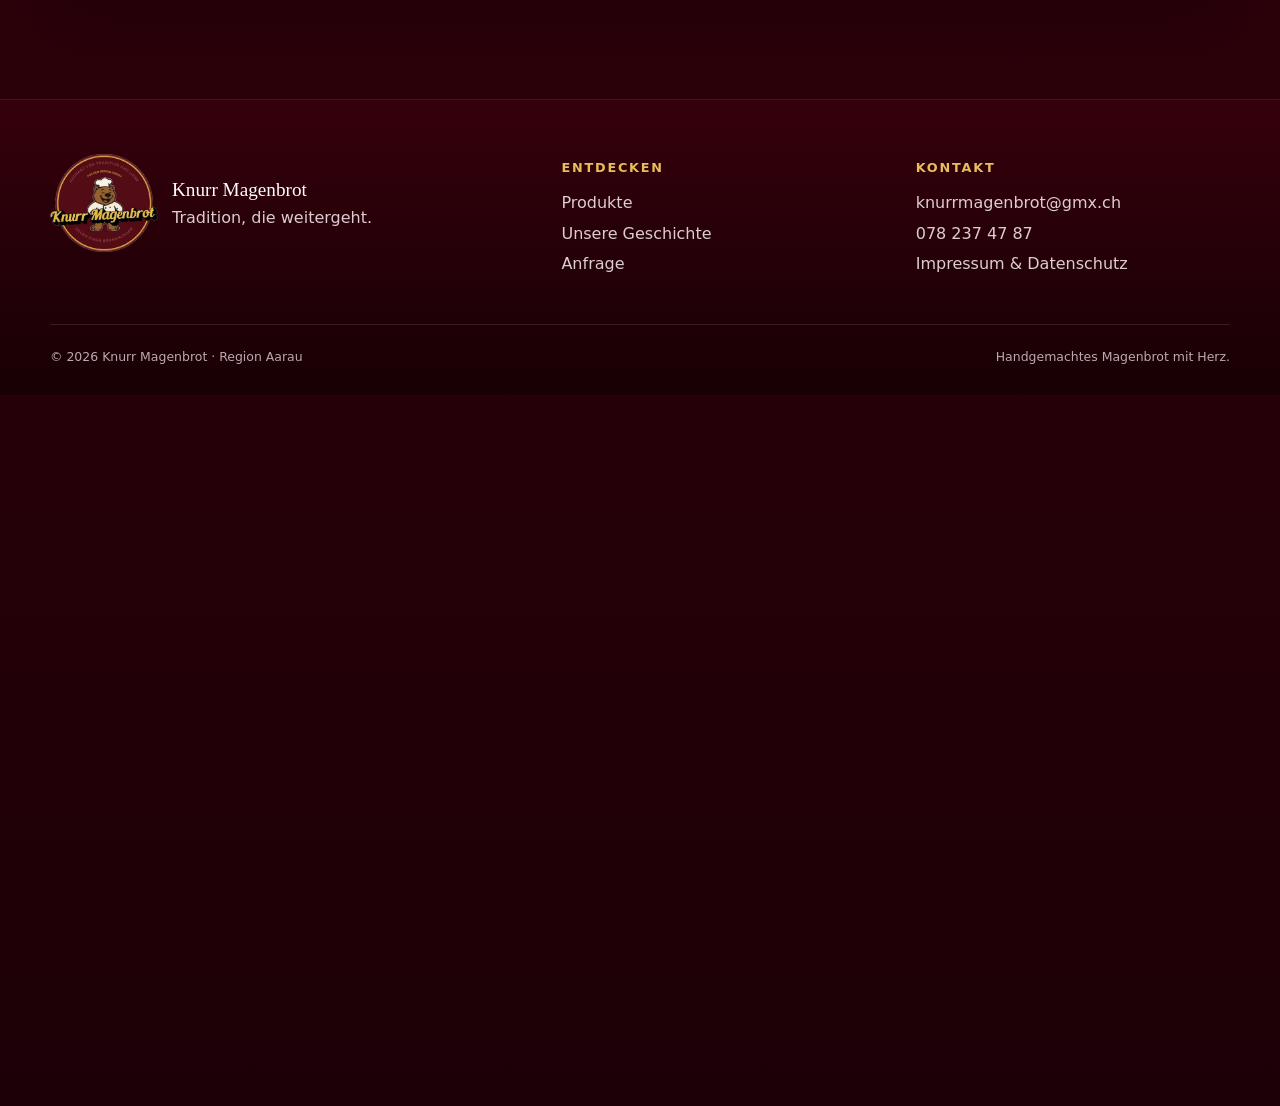
<file: ueber-uns.html>
<!doctype html>
<html lang="de">
<head>
  <meta charset="utf-8">
  <meta name="viewport" content="width=device-width,initial-scale=1">
  <meta name="theme-color" content="#5b0013">
  <meta name="description" content="Die Geschichte von Knurr Magenbrot – vom YES-Schülerunternehmen bis zur heutigen Weiterführung durch Mattia und Robin.">

  <title>Über uns | Knurr Magenbrot</title>

  <link rel="icon" href="assets/img/bear.webp">
  <link rel="stylesheet" href="assets/css/styles.css">
</head>

<body data-page="about">

<a class="skip-link" href="#main">Zum Inhalt</a>


<header class="site-header">
  <div class="container nav">

    <a class="brand" href="index.html" aria-label="Knurr Magenbrot – Startseite">
      <img
        class="brand-logo"
        src="assets/img/logo-transparent.webp"
        alt="Knurr Magenbrot"
      >
    </a>

    <button
      class="menu-btn"
      aria-label="Navigation öffnen"
      aria-expanded="false"
    >
      <span></span>
    </button>

    <nav class="nav-links" aria-label="Hauptnavigation">
      <a href="index.html" data-nav="home">Start</a>
      <a href="produkte.html" data-nav="products">Produkte</a>
      <a href="ueber-uns.html" data-nav="about">Über uns</a>
      <a href="kontakt.html" data-nav="contact">Kontakt</a>

      <a class="nav-cta" href="kontakt.html#anfrage">
        Magenbrot anfragen
      </a>
    </nav>

  </div>
</header>


<main id="main">

  <!-- HERO -->
  <section class="subhero">
    <div class="container subhero-grid">

      <div class="reveal">

        <span class="eyebrow">Über uns</span>

        <h1 class="h1">
          Vom Schulprojekt zur<br>
          <span class="gold">eigenen Marke.</span>
        </h1>

        <p class="lead">
          Knurr begann als Schülerunternehmen im YES Company Programme.
          Heute führen wir die Marke zu zweit weiter – unabhängig,
          persönlich und mit neuen Ideen.
        </p>

      </div>

    </div>
  </section>


  <!-- GESCHICHTE / TIMELINE -->
  <section class="section section-red-dark">

    <div class="container">

      <span class="eyebrow reveal">
        Wie es weiterging
      </span>

      <h2 class="h2 reveal">
        Ein Projekt, das nicht mit dem
        <span class="gold">Schuljahr endet.</span>
      </h2>


      <div class="timeline">

        <div class="timeline-item reveal">

          <span class="timeline-dot"></span>

          <h3>Die Idee</h3>

          <p>
            Ein Schweizer Klassiker sollte neu präsentiert werden –
            hochwertig, regional und mit einer Marke, die im Kopf bleibt.
          </p>

        </div>


        <div class="timeline-item reveal">

          <span class="timeline-dot"></span>

          <h3>Vom Konzept zum Unternehmen</h3>

          <p>
            Wir entwickelten Sorten, Verpackungen und Auftritt,
            organisierten Produktion und standen selbst an Märkten
            und Events hinter Knurr.
          </p>

        </div>


        <div class="timeline-item reveal">

          <span class="timeline-dot"></span>

          <h3>National unter den Top 8</h3>

          <p>
            Im YES Company Programme schaffte es Knurr weit über den
            Schulrahmen hinaus. Der Sprung in die Top 3 fehlte nur knapp.
          </p>

        </div>


        <div class="timeline-item reveal">

          <span class="timeline-dot"></span>

          <h3>Heute: zu zweit weiter</h3>

          <p>
            Mattia und Robin führen Knurr weiter. Nicht mehr als
            Pflichtprojekt, sondern weil wir überzeugt sind, dass die
            Marke und das Produkt noch viel Potenzial haben.
          </p>

        </div>

      </div>

    </div>

  </section>


  <!-- HEUTE -->
  <section class="section">

    <div class="container">

      <span class="eyebrow reveal">
        Heute hinter Knurr
      </span>

      <h2 class="h2 reveal">
        Heute zu zweit.<br>
        <span class="gold">Mit derselben Idee.</span>
      </h2>


      <div class="people">

        <article class="panel person reveal">

          <span class="person-label">
            Geschäftsleitung · Marke & Kommunikation
          </span>

          <h3 class="h3">
            Mattia Lüthi
          </h3>

          <p>
            Mattia kümmert sich besonders darum, wie Knurr nach aussen
            wirkt: Marke, Kommunikation, Website, Kundengespräche und
            neue Ideen für die Weiterentwicklung.
          </p>

        </article>


        <article class="panel person reveal">

          <span class="person-label">
            Geschäftsleitung · Finanzen & Organisation
          </span>

          <h3 class="h3">
            Robin Hunziker
          </h3>

          <p>
            Robin hält Zahlen, Organisation und Abläufe zusammen und
            sorgt mit dafür, dass aus guten Ideen auch funktionierende
            Projekte und verlässliche Bestellungen werden.
          </p>

        </article>

      </div>

    </div>

  </section>


  <!-- WERTE -->
  <section class="section-sm" style="position:relative">

    <div class="container grid-3">

      <article class="panel value-card reveal">

        <div class="num">
          01
        </div>

        <h3>
          Qualität & Handwerk
        </h3>

        <p>
          Wir wollen ein Produkt, das sorgfältig gemacht und genauso
          sorgfältig präsentiert wird.
        </p>

      </article>


      <article class="panel value-card reveal">

        <div class="num">
          02
        </div>

        <h3>
          Authentizität
        </h3>

        <p>
          Knurr soll nach uns aussehen: persönlich, unkompliziert und
          mit echter Begeisterung hinter dem Produkt.
        </p>

      </article>


      <article class="panel value-card reveal">

        <div class="num">
          03
        </div>

        <h3>
          Verlässlichkeit
        </h3>

        <p>
          Bei Anfragen und Projekten zählt nicht nur das Produkt,
          sondern auch klare Kommunikation und eine saubere Umsetzung.
        </p>

      </article>

    </div>

  </section>


  <!-- CTA -->
  <section class="section">

    <div class="container panel b2b reveal">

      <div>

        <span class="eyebrow">
          Das nächste Kapitel
        </span>

        <h2 class="h2">
          Vielleicht beginnt es mit
          <span class="gold">deiner Anfrage.</span>
        </h2>

        <p class="lead">
          Du möchtest Knurr kennenlernen, Magenbrot für einen Anlass
          oder eine besondere Idee mit uns umsetzen? Schreib uns.
        </p>

        <div class="actions">

          <a
            class="btn btn-primary"
            href="kontakt.html#anfrage"
          >
            Kontakt aufnehmen
            <span class="arrow">→</span>
          </a>

        </div>

      </div>

    </div>

  </section>

</main>


<footer class="footer">

  <div class="container">

    <div class="footer-grid">

      <div>

        <div class="footer-logo">

          <img
            src="assets/img/logo-transparent.webp"
            alt="Knurr Magenbrot"
          >

          <div>

            <div class="footer-tag">
              Knurr Magenbrot
            </div>

            <div class="muted">
              Tradition, die weitergeht.
            </div>

          </div>

        </div>

      </div>


      <div>

        <h4>
          Entdecken
        </h4>

        <a href="produkte.html">
          Produkte
        </a>

        <a href="ueber-uns.html">
          Unsere Geschichte
        </a>

        <a href="kontakt.html#anfrage">
          Anfrage
        </a>

      </div>


      <div>

        <h4>
          Kontakt
        </h4>

        <a href="mailto:knurrmagenbrot@gmx.ch">
          knurrmagenbrot@gmx.ch
        </a>

        <a href="tel:+41782374787">
          078 237 47 87
        </a>

        <a href="kontakt.html#impressum">
          Impressum & Datenschutz
        </a>

      </div>

    </div>


    <div class="footer-bottom">

      <span>
        © <span data-year></span> Knurr Magenbrot · Region Aarau
      </span>

      <span>
        Handgemachtes Magenbrot mit Herz.
      </span>

    </div>

  </div>

</footer>


<script src="assets/js/main.js"></script>

</body>
</html><section class="section">
  <div class="container story-split">
    <div class="story-image reveal">
      <img src="assets/img/team.webp" alt="Das ursprüngliche Knurr Team mit sechs Mitgliedern">
      <div class="story-badge">Der Anfang</div>
    </div>

    <div class="reveal">
      <span class="eyebrow">YES Company Programme</span>
      <h2 class="h2">
        Sechs Schüler. Eine Idee. <span class="gold">Magenbrot.</span>
      </h2>

      <p class="lead">
        Unsere Geschichte begann an der Neuen Kantonsschule Aarau. Als sechsköpfiges Team wollten wir ein echtes Unternehmen aufbauen – von Produkt und Produktion bis zu Marketing, Verkauf und Finanzen.
      </p>

      <p class="muted">
        Aus einer Idee wurden Märkte, Pitches, Begegnungen mit Kundinnen und Kunden und schliesslich ein Platz unter den nationalen Top 8 des YES Company Programmes. Knapp an den Top 3 vorbei – aber mit genug Energie, um weiterzumachen.
      </p>
    </div>
  </div>
</section>
</file>
<file: assets/css/styles.css>
/* KNURR Magenbrot — v3
   Hauptfarbe: #5b0013. Dunkel, edel, klar. Keine dekorativ herumschwirrenden Bären.
*/
:root{
  --red:#5b0013;
  --red-light:#79031f;
  --red-dark:#33000b;
  --red-deep:#1d0007;
  --ink:#130006;
  --white:#fffdf9;
  --ivory:#f7f1e8;
  --muted:#dccbd0;
  --gold:#e8bd5b;
  --gold-2:#f4d783;
  --line:rgba(255,255,255,.11);
  --shadow:0 24px 80px rgba(0,0,0,.35);
  --radius:28px;
  --serif:Georgia,'Times New Roman',serif;
  --sans:Inter,ui-sans-serif,system-ui,-apple-system,BlinkMacSystemFont,'Segoe UI',sans-serif;
}
*{box-sizing:border-box}
html{scroll-behavior:smooth;background:var(--red-deep)}
body{margin:0;background:linear-gradient(180deg,var(--red) 0%,#45000f 30%,var(--red-deep) 100%);color:var(--white);font-family:var(--sans);line-height:1.6;overflow-x:hidden}
a{color:inherit;text-decoration:none}
img{display:block;max-width:100%}
button,input,textarea{font:inherit}
::selection{background:var(--gold);color:var(--ink)}

.skip-link{position:fixed;left:1rem;top:-5rem;z-index:9999;background:var(--gold);color:var(--ink);padding:.8rem 1rem;border-radius:999px;font-weight:800}.skip-link:focus{top:1rem}
.container{width:min(1180px,calc(100% - 40px));margin-inline:auto}
.section{padding:108px 0;position:relative}.section-sm{padding:78px 0;position:relative}
.eyebrow{display:inline-flex;align-items:center;gap:.55rem;text-transform:uppercase;letter-spacing:.18em;font-size:.76rem;font-weight:900;color:var(--gold)}.eyebrow::before{content:'';width:24px;height:1px;background:currentColor}
.display{font-family:var(--serif);font-weight:600;line-height:.98;letter-spacing:-.045em;font-size:clamp(3.4rem,8vw,7.6rem);margin:.5rem 0 1.2rem}
.h1{font-family:var(--serif);font-weight:600;line-height:1.02;letter-spacing:-.035em;font-size:clamp(3rem,7vw,6.4rem);margin:.6rem 0 1.25rem}
.h2{font-family:var(--serif);font-weight:600;line-height:1.08;letter-spacing:-.03em;font-size:clamp(2.35rem,5vw,4.8rem);margin:.4rem 0 1rem}
.h3{font-family:var(--serif);font-size:clamp(1.55rem,2.3vw,2.15rem);line-height:1.15;margin:.2rem 0 .8rem}
.lead{font-size:clamp(1.08rem,1.8vw,1.28rem);color:var(--muted);max-width:720px}.gold{color:var(--gold)}.muted{color:var(--muted)}

/* NAV */
.site-header{position:fixed;inset:0 0 auto;z-index:1000;padding:15px 0;transition:.28s ease;background:linear-gradient(180deg,rgba(20,0,5,.68),transparent)}
.site-header.scrolled{padding:7px 0;background:rgba(66,0,15,.94);backdrop-filter:blur(18px);border-bottom:1px solid rgba(232,189,91,.15);box-shadow:0 10px 38px rgba(12,0,4,.25)}
.nav{display:flex;align-items:center;justify-content:space-between;gap:24px}.brand{display:flex;align-items:center;min-width:94px}.brand-logo{width:104px;height:auto;object-fit:contain;filter:drop-shadow(0 10px 18px rgba(0,0,0,.3));transition:width .25s ease}.site-header.scrolled .brand-logo{width:86px}
.nav-links{display:flex;align-items:center;gap:7px}.nav-links a{position:relative;padding:.7rem .9rem;border-radius:999px;font-size:.94rem;color:#f3e8eb;transition:.2s}.nav-links a:hover,.nav-links a.active{background:rgba(255,255,255,.09);color:#fff}.nav-links a.active::after{content:'';position:absolute;left:50%;bottom:5px;width:5px;height:5px;border-radius:50%;background:var(--gold);transform:translateX(-50%)}
.nav-cta{background:var(--gold)!important;color:var(--ink)!important;font-weight:850}.nav-cta:hover{background:var(--gold-2)!important;transform:translateY(-1px)}
.menu-btn{display:none;width:44px;height:44px;border:1px solid var(--line);background:rgba(255,255,255,.06);border-radius:50%;color:#fff;align-items:center;justify-content:center;cursor:pointer;position:relative}.menu-btn span,.menu-btn::before,.menu-btn::after{content:'';width:18px;height:1.5px;background:currentColor;display:block;position:absolute;transition:.2s}.menu-btn::before{transform:translateY(-6px)}.menu-btn::after{transform:translateY(6px)}.menu-btn.open span{opacity:0}.menu-btn.open::before{transform:rotate(45deg)}.menu-btn.open::after{transform:rotate(-45deg)}

/* BUTTONS */
.actions{display:flex;flex-wrap:wrap;gap:12px;margin-top:2rem}.btn{display:inline-flex;align-items:center;justify-content:center;gap:.7rem;padding:1rem 1.3rem;border-radius:999px;border:1px solid var(--line);font-weight:850;transition:.22s;cursor:pointer}.btn:hover{transform:translateY(-2px)}.btn-primary{background:var(--gold);color:var(--ink);border-color:transparent;box-shadow:0 12px 32px rgba(0,0,0,.24)}.btn-primary:hover{background:var(--gold-2)}.btn-secondary,.btn-ghost{background:rgba(255,255,255,.06);color:#fff;border-color:rgba(255,255,255,.22);backdrop-filter:blur(8px)}.btn-secondary:hover,.btn-ghost:hover{background:rgba(255,255,255,.11)}.arrow{transition:.2s}.btn:hover .arrow{transform:translateX(4px)}

/* HOME HERO — bewusst schlicht wie die ursprüngliche KNURR-Seite */
.hero-simple{min-height:100svh;display:grid;place-items:center;position:relative;overflow:hidden;padding:140px 0 90px;background:#160006}
.hero-backdrop{position:absolute;inset:0;background-image:linear-gradient(180deg,rgba(26,0,7,.35),rgba(34,0,9,.42) 48%,rgba(91,0,19,.82) 100%),url('../img/hero-magenbrot.webp');background-position:center;background-size:cover;transform:scale(1.015)}
.hero-backdrop::after{content:'';position:absolute;inset:0;background:radial-gradient(circle at center,transparent 10%,rgba(19,0,6,.18) 55%,rgba(19,0,6,.6) 100%)}
.hero-center{position:relative;z-index:2;text-align:center;display:flex;flex-direction:column;align-items:center;text-shadow:0 4px 30px rgba(0,0,0,.5)}
.hero-region{margin:0 0 10px;text-transform:uppercase;letter-spacing:.24em;font-weight:900;font-size:.78rem;color:var(--gold)}
.hero-brand{font-family:var(--serif);font-size:clamp(5.4rem,15vw,12rem);letter-spacing:.03em;line-height:.78;margin:.1em 0 .16em;color:#fffdf9;font-weight:700}
.hero-tagline{font-family:var(--serif);font-size:clamp(1.45rem,3.4vw,3rem);line-height:1.1;margin:0;color:#fff;max-width:900px;font-weight:600}
.hero-actions{justify-content:center;margin-top:2.3rem;text-shadow:none}.scroll-cue{position:absolute;left:50%;bottom:24px;z-index:3;transform:translateX(-50%);display:flex;flex-direction:column;align-items:center;gap:5px;color:var(--gold);text-transform:uppercase;letter-spacing:.16em;font-size:.68rem;font-weight:850;text-shadow:0 2px 14px rgba(0,0,0,.55);transition:color .2s ease}.scroll-cue:hover,.scroll-cue:focus-visible{color:var(--gold-2)}.scroll-arrow{font-size:1.45rem;line-height:1;animation:scrollHint 1.8s ease-in-out infinite}@keyframes scrollHint{0%,100%{transform:translateY(0)}50%{transform:translateY(7px)}}.hero-fade{position:absolute;z-index:1;left:0;right:0;bottom:-1px;height:180px;background:linear-gradient(transparent,var(--red))}
.intro-strip{background:var(--red)}.intro-centered{text-align:center;max-width:860px}.intro-centered .lead{margin:0 auto}.product-section{background:linear-gradient(180deg,var(--red),#4b0010 55%,#36000c)}.section-heading{margin-top:.5rem}

/* PANELS / CARDS */
.panel{background:linear-gradient(145deg,rgba(104,0,25,.84),rgba(49,0,11,.88));border:1px solid rgba(255,255,255,.12);border-radius:var(--radius);box-shadow:0 22px 70px rgba(0,0,0,.25)}
.grid-3{display:grid;grid-template-columns:repeat(3,1fr);gap:18px}.grid-4{display:grid;grid-template-columns:repeat(4,1fr);gap:18px}.grid-2{display:grid;grid-template-columns:repeat(2,1fr);gap:24px}
.value-card{padding:28px}.value-card .num{font-family:var(--serif);font-size:2.4rem;color:var(--gold);line-height:1;margin-bottom:1rem}.value-card p{color:var(--muted);margin-bottom:0}
.product-preview{display:grid;grid-template-columns:repeat(2,minmax(0,1fr));gap:24px;max-width:900px;margin:2.4rem auto 0}.product-mini{position:relative;min-height:520px;overflow:hidden;padding:24px;display:flex;flex-direction:column;justify-content:flex-end;isolation:isolate;transition:.3s}.product-mini::before{content:'';position:absolute;inset:0;background:linear-gradient(to top,rgba(31,0,8,.97) 3%,rgba(41,0,10,.25) 64%);z-index:-1}.product-mini img{position:absolute;inset:0;width:100%;height:100%;object-fit:cover;z-index:-2;transition:.55s cubic-bezier(.2,.7,.2,1)}.product-mini:hover img{transform:scale(1.045)}.product-mini img.orange-crop{transform:scale(1.075)}.product-mini:hover img.orange-crop{transform:scale(1.12)}.product-mini .flavour{color:var(--gold);font-size:.78rem;text-transform:uppercase;letter-spacing:.14em;font-weight:900}.product-mini h3{margin:.4rem 0 .2rem;font-size:1.7rem}.product-mini p{margin:0;color:#e1d2d5;font-size:.9rem}
.story-split{display:grid;grid-template-columns:1.04fr .96fr;gap:54px;align-items:center}.story-image{position:relative}.story-image img{width:100%;border-radius:var(--radius);box-shadow:var(--shadow);filter:saturate(.95) contrast(1.04)}.story-image::after{content:'';position:absolute;inset:auto -18px -18px 18%;height:62%;border:1px solid rgba(232,189,91,.35);border-radius:var(--radius);z-index:-1}
.section-red-dark{background:linear-gradient(125deg,#5b0013 0%,#6a0019 45%,#35000c 100%)}
.b2b{padding:64px;display:grid;grid-template-columns:1fr;gap:30px;align-items:center;background:linear-gradient(105deg,rgba(91,0,19,.97),rgba(55,0,13,.76)),url('../img/family_photo.webp') center 42%/cover;min-height:420px;overflow:hidden}.b2b>div{max-width:770px}.b2b .lead{color:#f0e3e7}.b2b-clean{position:relative}.b2b-clean::after{content:'';position:absolute;inset:0;background:linear-gradient(90deg,transparent 40%,rgba(91,0,19,.14));pointer-events:none}

/* SUBPAGE HERO */
.subhero{padding:170px 0 96px;position:relative;overflow:hidden;border-bottom:1px solid rgba(232,189,91,.13);background:linear-gradient(115deg,#5b0013 0%,#700019 48%,#35000c 100%)}.subhero::after{content:'';position:absolute;width:720px;height:720px;border-radius:50%;right:-250px;top:-360px;background:radial-gradient(circle,rgba(174,0,48,.38),transparent 65%)}.subhero-grid{display:grid;grid-template-columns:1fr;gap:40px;align-items:center;position:relative;z-index:2}.subhero-grid>div{max-width:900px}

/* PRODUCT PAGE */
.product-row{display:grid;grid-template-columns:.9fr 1.1fr;gap:56px;align-items:center;padding:70px 0;border-bottom:1px solid var(--line)}.product-row:nth-child(even){grid-template-columns:1.1fr .9fr}.product-row:nth-child(even) .product-shot{order:2}.product-shot{min-height:570px;border-radius:var(--radius);overflow:hidden;background:#280009;display:flex;align-items:center;justify-content:center;position:relative;border:1px solid rgba(232,189,91,.18);box-shadow:0 28px 72px rgba(17,0,5,.28)}.product-shot img{width:100%;height:100%;object-fit:cover;position:absolute;inset:0}.product-shot img.orange-crop{transform:scale(1.075)}.product-shot.photo::after{content:'';position:absolute;inset:0;pointer-events:none;background:linear-gradient(180deg,rgba(91,0,19,.05),transparent 42%,rgba(18,0,6,.16));box-shadow:inset 0 0 90px rgba(91,0,19,.12)}.product-copy{padding:20px}.pill{display:inline-flex;padding:.42rem .72rem;border:1px solid rgba(232,189,91,.34);border-radius:999px;color:var(--gold);font-size:.78rem;font-weight:850;text-transform:uppercase;letter-spacing:.12em}.taste{display:flex;gap:8px;flex-wrap:wrap;margin:1.4rem 0}.taste span{padding:.5rem .7rem;border-radius:999px;background:rgba(255,255,255,.07);color:#eee1e5;font-size:.85rem}

/* ABOUT */
.timeline{position:relative;margin-top:42px}.timeline::before{content:'';position:absolute;left:26px;top:5px;bottom:5px;width:1px;background:linear-gradient(var(--gold),rgba(232,189,91,.08))}.timeline-item{position:relative;padding:0 0 42px 82px}.timeline-item:last-child{padding-bottom:0}.timeline-dot{position:absolute;left:14px;top:3px;width:25px;height:25px;border:1px solid rgba(232,189,91,.6);border-radius:50%;background:#4d0011;box-shadow:0 0 0 8px rgba(232,189,91,.05)}.timeline-dot::after{content:'';position:absolute;inset:7px;border-radius:50%;background:var(--gold)}.timeline-item h3{margin:0 0 .35rem}.timeline-item p{margin:0;color:var(--muted);max-width:720px}.people{display:grid;grid-template-columns:repeat(2,1fr);gap:20px}.person{padding:38px;position:relative;overflow:hidden}.person::after{content:'KNURR';position:absolute;right:-15px;bottom:-36px;font-family:var(--serif);font-size:7rem;font-weight:900;color:rgba(255,255,255,.03);transform:rotate(-8deg)}.person-label{color:var(--gold);font-size:.78rem;text-transform:uppercase;letter-spacing:.16em;font-weight:900}.person p{color:var(--muted);max-width:520px}

/* CONTACT */
.contact-grid{display:grid;grid-template-columns:.85fr 1.15fr;gap:28px;align-items:start}.contact-card{padding:34px}.contact-method{display:flex;align-items:center;gap:17px;padding:20px 0;border-bottom:1px solid var(--line)}.contact-method:last-child{border-bottom:0}.contact-icon{width:48px;height:48px;border-radius:50%;display:grid;place-items:center;background:rgba(232,189,91,.11);color:var(--gold);font-size:1.25rem}.contact-method small{display:block;color:var(--muted)}.contact-method strong{font-size:1.05rem}.form{padding:36px}.field{display:grid;gap:.45rem;margin-bottom:16px}.field label{font-size:.85rem;color:#f2e4e8;font-weight:750}.field input,.field textarea{width:100%;border:1px solid var(--line);background:rgba(255,255,255,.06);color:#fff;border-radius:16px;padding:1rem 1.05rem;outline:none;transition:.2s}.field input:focus,.field textarea:focus{border-color:rgba(232,189,91,.58);box-shadow:0 0 0 4px rgba(232,189,91,.08)}.field textarea{min-height:160px;resize:vertical}.form-note{font-size:.78rem;color:#c7afb6}.legal{margin-top:70px;padding:38px}.legal h2{font-family:var(--serif);font-size:2.2rem}.legal h3{margin-top:2rem}.legal p,.legal li{color:var(--muted)}.legal-grid{display:grid;grid-template-columns:1fr 1fr;gap:32px}.legal-todo{display:inline-block;color:var(--ink);background:var(--gold);padding:.18rem .5rem;border-radius:7px;font-weight:900}

/* FOOTER */
.footer{border-top:1px solid rgba(232,189,91,.14);padding:54px 0 28px;background:linear-gradient(180deg,#35000c,#180005)}.footer-grid{display:grid;grid-template-columns:1.2fr .8fr .8fr;gap:40px}.footer-logo{display:flex;align-items:center;gap:14px}.footer-logo img{width:108px}.footer h4{margin:.2rem 0 .75rem;font-size:.8rem;text-transform:uppercase;letter-spacing:.14em;color:var(--gold)}.footer a{color:#ddcdd1;display:block;margin:.32rem 0}.footer a:hover{color:#fff}.footer-bottom{display:flex;justify-content:space-between;gap:18px;margin-top:42px;padding-top:22px;border-top:1px solid var(--line);font-size:.78rem;color:#bca8ae}.footer-tag{font-family:var(--serif);font-size:1.2rem}

/* SCROLL REVEAL */
.reveal{opacity:0;transform:translateY(20px);transition:opacity .7s ease,transform .7s ease}.reveal.visible{opacity:1;transform:none}

@media (max-width:980px){
  .nav-links{position:fixed;top:94px;left:20px;right:20px;display:none;flex-direction:column;align-items:stretch;padding:14px;background:rgba(70,0,16,.98);border:1px solid var(--line);border-radius:22px;box-shadow:var(--shadow)}.nav-links.open{display:flex}.nav-links a{text-align:center}.menu-btn{display:flex}.brand-logo{width:88px}.site-header.scrolled .brand-logo{width:78px}
  .story-split,.subhero-grid,.contact-grid,.b2b{grid-template-columns:1fr}.product-preview,.grid-4{grid-template-columns:repeat(2,1fr)}.grid-3{grid-template-columns:1fr}.product-row,.product-row:nth-child(even){grid-template-columns:1fr;gap:18px}.product-row:nth-child(even) .product-shot{order:0}.product-shot{min-height:520px}.footer-grid{grid-template-columns:1fr 1fr}.footer-grid>div:first-child{grid-column:1/-1}.legal-grid{grid-template-columns:1fr}
}
@media (max-width:620px){
  .container{width:min(100% - 28px,1180px)}.section{padding:78px 0}.section-sm{padding:58px 0}.h1{font-size:clamp(2.8rem,14vw,4.25rem)}.h2{font-size:clamp(2.15rem,11vw,3.4rem)}.hero-simple{min-height:92svh;padding:122px 0 72px}.hero-brand{font-size:clamp(4.1rem,23vw,6.2rem);letter-spacing:.01em;max-width:100%}.hero-tagline{font-size:clamp(1.35rem,7vw,2rem);max-width:340px}.hero-actions{width:100%;padding:0 10px}.hero-actions .btn{width:100%}.scroll-cue{bottom:12px;font-size:.6rem;gap:3px}.scroll-arrow{font-size:1.2rem}.product-preview,.grid-4,.grid-2,.people{grid-template-columns:1fr}.product-mini{min-height:470px}.b2b{padding:34px;min-height:390px}.product-shot{min-height:470px}.contact-card,.form,.legal,.person{padding:26px}.footer-grid{grid-template-columns:1fr}.footer-grid>div:first-child{grid-column:auto}.footer-bottom{flex-direction:column}.subhero{padding-top:132px}.actions .btn{width:100%}
}
@media (prefers-reduced-motion:reduce){*{scroll-behavior:auto!important;animation:none!important;transition:none!important}.reveal{opacity:1;transform:none}}
</file>
